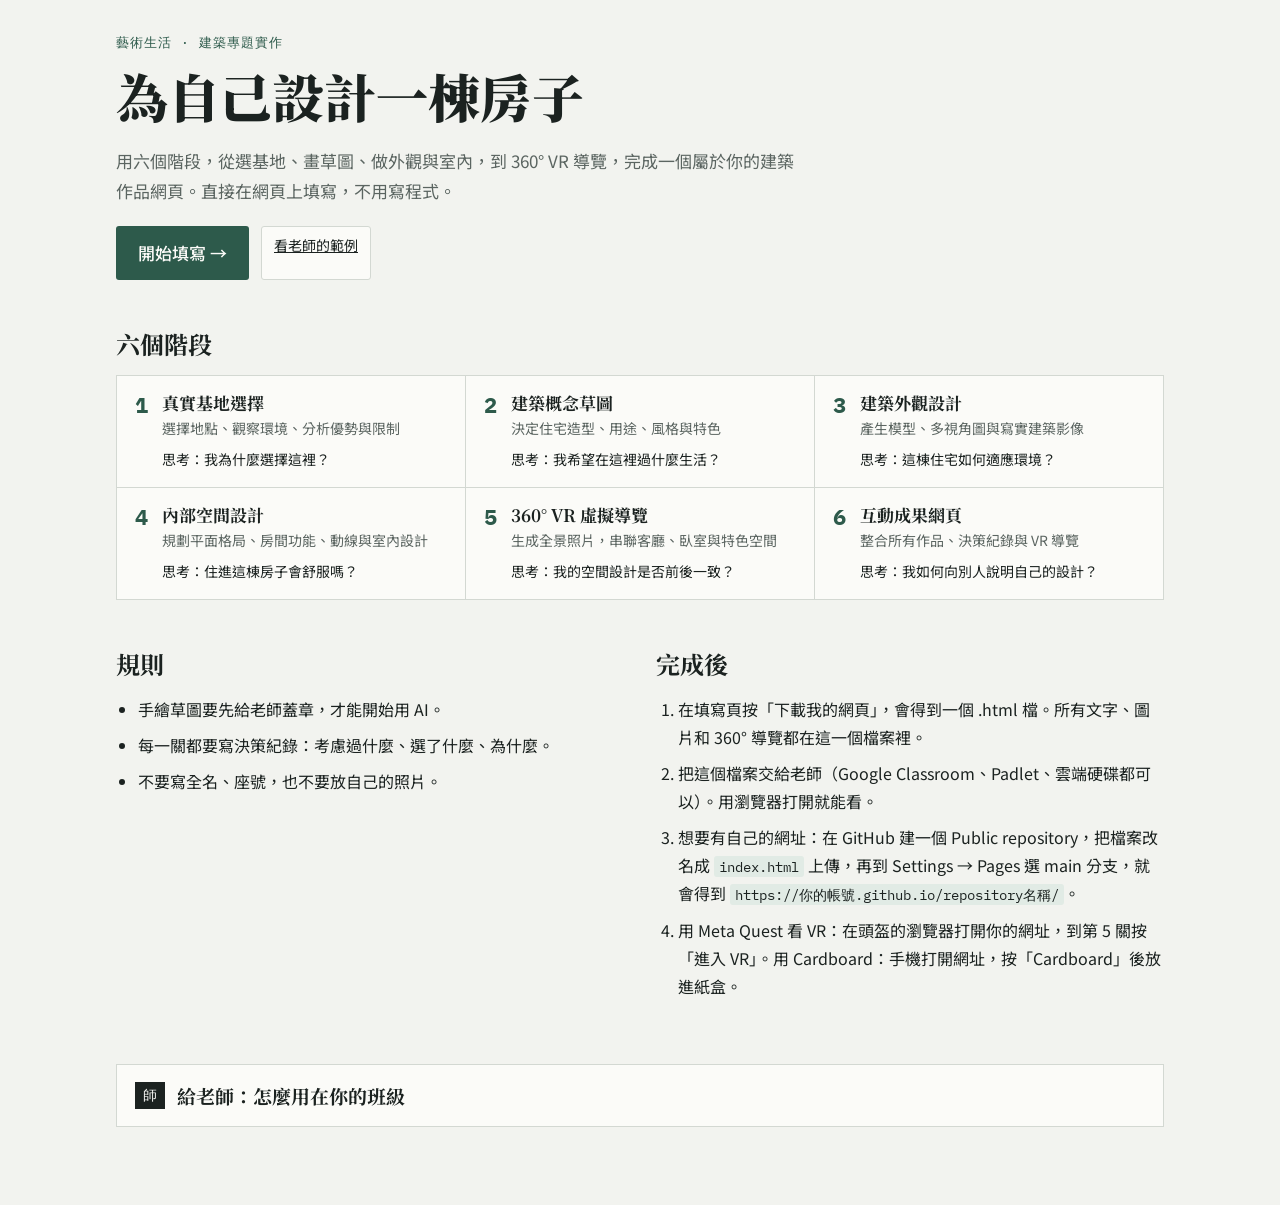
<file: index.html>
<!doctype html>
<html lang="zh-Hant">
<head>
<meta charset="utf-8">
<meta name="viewport" content="width=device-width, initial-scale=1, viewport-fit=cover">
<title>建築專題實作</title>
<link rel="preconnect" href="https://fonts.googleapis.com"><link rel="preconnect" href="https://fonts.gstatic.com" crossorigin>
<link rel="stylesheet" href="https://fonts.googleapis.com/css2?family=Noto+Sans+TC:wght@400;500;700&family=Noto+Serif+TC:wght@500;700;900&family=IBM+Plex+Mono:wght@400;500&display=swap">
<link rel="stylesheet" href="style.css">
</head>
<body class="landing">
<main>
  <header class="home-head">
    <p class="eyebrow" id="course"></p>
    <h1 id="unit"></h1>
    <p class="lead">用六個階段，從選基地、畫草圖、做外觀與室內，到 360° VR 導覽，完成一個屬於你的建築作品網頁。直接在網頁上填寫，不用寫程式。</p>
    <p style="display:flex;gap:12px;flex-wrap:wrap;margin-top:20px"><a class="btn" href="edit.html">開始填寫 →</a><a class="btn-s" id="example-link" href="#" target="_blank" rel="noopener" hidden>看老師的範例</a></p>
  </header>
  <section class="home-sec"><h2>六個階段</h2><ol class="stages" id="stages"></ol></section>
  <section class="home-sec two">
    <div><h2>規則</h2><ul id="rules" class="steps"></ul></div>
    <div><h2>完成後</h2><ol class="steps">
      <li>在填寫頁按「下載我的網頁」，會得到一個 .html 檔。所有文字、圖片和 360° 導覽都在這一個檔案裡。</li>
      <li>把這個檔案交給老師（Google Classroom、Padlet、雲端硬碟都可以）。用瀏覽器打開就能看。</li>
      <li>想要有自己的網址：在 GitHub 建一個 Public repository，把檔案改名成 <code>index.html</code> 上傳，再到 Settings → Pages 選 main 分支，就會得到 <code>https://你的帳號.github.io/repository名稱/</code>。</li>
      <li>用 Meta Quest 看 VR：在頭盔的瀏覽器打開你的網址，到第 5 關按「進入 VR」。用 Cardboard：手機打開網址，按「Cardboard」後放進紙盒。</li>
    </ol></div>
  </section>
  <section class="home-sec" id="teachers">
    <details class="card-f"><summary><b>師</b>給老師：怎麼用在你的班級</summary><div class="body">
      <ol class="steps">
        <li>到這個範本的 GitHub 頁面，按綠色的「Use this template」→「Create a new repository」，名稱自訂，選 Public。</li>
        <li>在新的 repository 點 <code>config.js</code> → 鉛筆圖示，改成你的課程名稱、範例網址、透鏡、規則和繳交方式。六個階段的題目和提示也都在這個檔案裡，可以改字、增減欄位或刪掉某一關。</li>
        <li>Settings → Pages → Deploy from a branch → <code>main</code>、<code>/ (root)</code> → Save。一兩分鐘後就有網址，把 <code>網址/edit.html</code> 發給學生。</li>
        <li>學生不需要 GitHub 帳號。資料存在學生自己的瀏覽器裡，不會傳到任何伺服器，所以老師也看不到學生的草稿，只會收到學生下載後交上來的檔案。</li>
        <li>提醒學生：換電腦前要先下載，回家再用「載入」打開那個檔案繼續做。電腦教室如果會清除瀏覽器資料，每節下課前都要下載一次。</li>
      </ol>
      <p class="fine">360° 導覽使用 three.js（MIT 授權），全部檔案都放在 repository 裡，不依賴付費服務。</p>
    </div></details>
  </section>
</main>
<script src="config.js"></script>
<script>
(function(){var C=window.CONFIG,e=function(s){return String(s).replace(/[&<>"]/g,function(c){return{'&':'&amp;','<':'&lt;','>':'&gt;','"':'&quot;'}[c];});};
document.getElementById('course').textContent=C.course;document.getElementById('unit').textContent=C.unitTitle;document.title=C.unitTitle;
document.getElementById('stages').innerHTML=C.stages.map(function(s,i){return '<li><b>'+(i+1)+'</b><div><h3>'+e(s.name)+'</h3><p>'+e(s.task)+'</p><p class="qq">思考：'+e(s.q)+'</p></div></li>';}).join('');
document.getElementById('rules').innerHTML=C.rules.map(function(r){return '<li>'+e(r)+'</li>';}).join('');
if(C.exampleUrl){var a=document.getElementById('example-link');a.href=C.exampleUrl;a.hidden=false;}})();
</script>
</body>
</html>
</file>
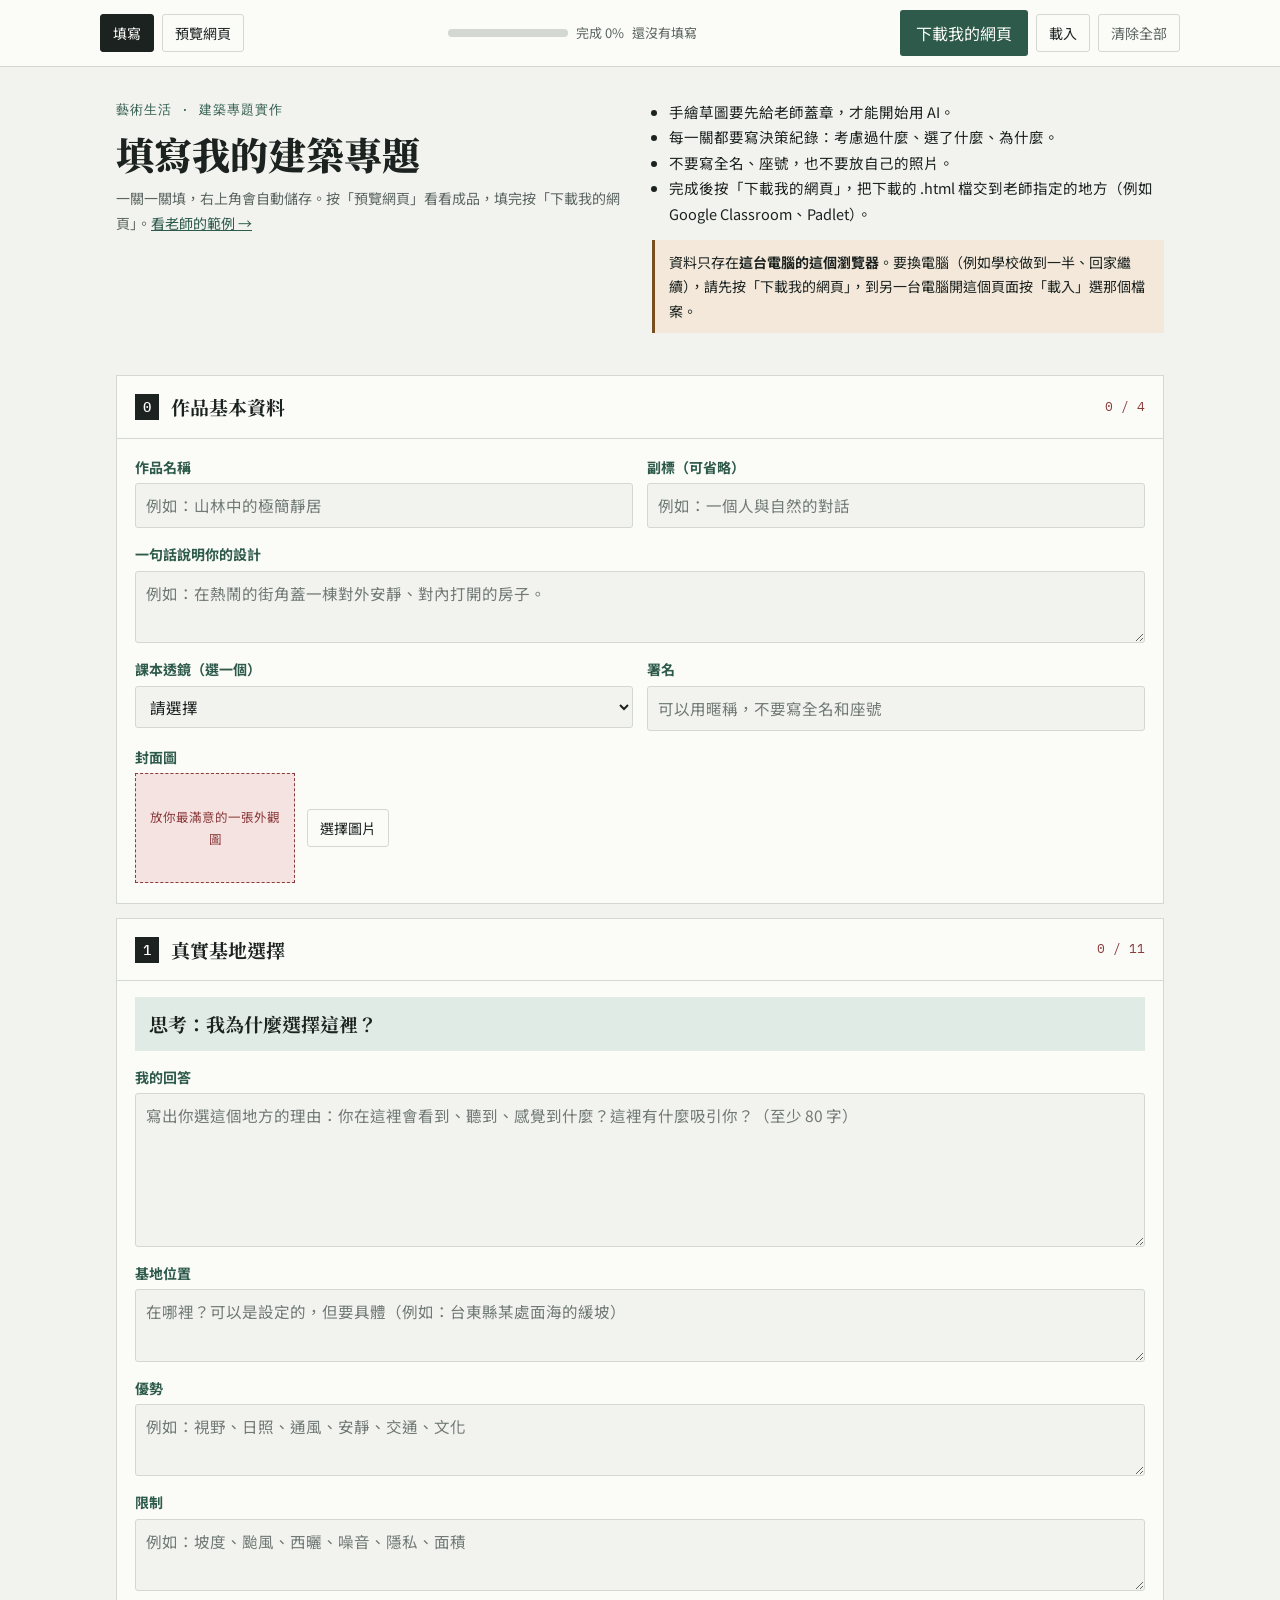
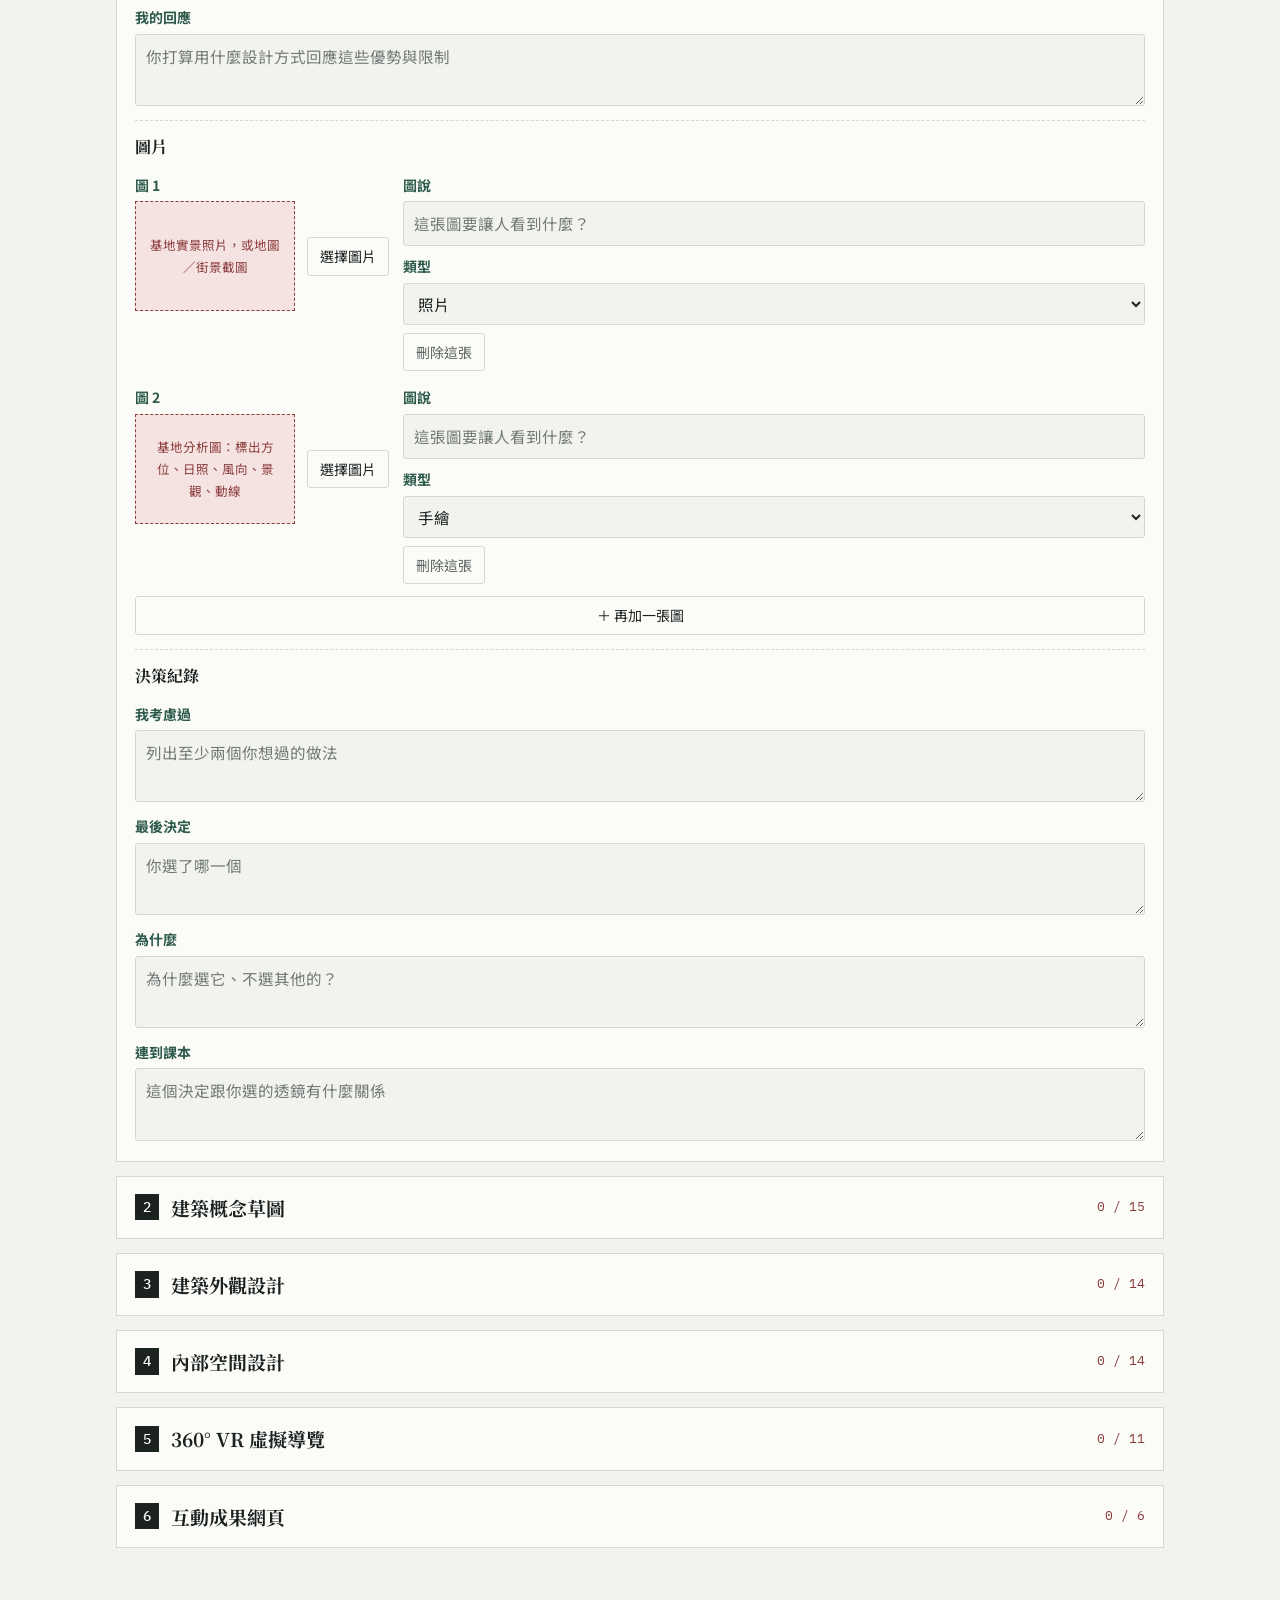
<file: edit.html>
<!doctype html>
<html lang="zh-Hant">
<head>
<meta charset="utf-8">
<meta name="viewport" content="width=device-width, initial-scale=1, viewport-fit=cover">
<title>填寫我的建築專題</title>
<link rel="preconnect" href="https://fonts.googleapis.com"><link rel="preconnect" href="https://fonts.gstatic.com" crossorigin>
<link rel="stylesheet" href="https://fonts.googleapis.com/css2?family=Noto+Sans+TC:wght@400;500;700&family=Noto+Serif+TC:wght@500;700;900&family=IBM+Plex+Mono:wght@400;500&display=swap">
<link rel="stylesheet" href="style.css">
</head>
<body>
<div class="ed-top topbar-ed"><div class="row">
  <div class="grp tabs"><button type="button" data-tab="form" class="on">填寫</button><button type="button" data-tab="preview">預覽網頁</button></div>
  <div class="grp"><div class="pg"><div class="prog-bar"><span id="pg-bar" style="width:0"></span></div><span id="pg-text">完成 0%</span></div><span id="save-status"></span></div>
  <div class="grp"><button type="button" class="btn" id="btn-download">下載我的網頁</button><label class="btn-s">載入<input type="file" id="file-load" accept=".html,.htm,.json,text/html,application/json" hidden></label><button type="button" class="btn-s ghost" id="btn-reset">清除全部</button></div>
</div></div>
<main>
  <section class="intro">
    <div><p class="eyebrow" id="course"></p><h1 style="font-size:clamp(26px,5vw,38px);font-weight:900;margin-bottom:8px">填寫我的建築專題</h1>
      <p class="fine" style="margin:0">一關一關填，右上角會自動儲存。按「預覽網頁」看看成品，填完按「下載我的網頁」。<a id="example-link" href="#" target="_blank" rel="noopener" hidden>看老師的範例 →</a></p></div>
    <div><ul id="rules"></ul><p class="warn">資料只存在<b>這台電腦的這個瀏覽器</b>。要換電腦（例如學校做到一半、回家繼續），請先按「下載我的網頁」，到另一台電腦開這個頁面按「載入」選那個檔案。</p></div>
  </section>
  <div id="form"></div>
  <div id="preview" hidden></div>
</main>
<div class="lightbox" id="lightbox" hidden><button class="lb-close" type="button" aria-label="關閉">×</button><img alt=""></div>
<div class="toast" id="toast" hidden></div>
<script src="config.js"></script>
<script src="vendor/three.min.js"></script>
<script src="core.js"></script>
<script src="editor.js"></script>
</body>
</html>
</file>
<file: style.css>
/* 版面概念：像一套建築圖紙，每一關是一張有「圖號」標題欄的圖，主色取自松林的深綠與清水混凝土灰 */
:root{
  --paper:#f2f3ef; --sheet:#fbfbf8; --ink:#1b2220; --muted:#5b6561; --line:#d3d8d2;
  --pine:#2d5a4b; --pine-soft:#e1ebe5; --concrete:#8b908c;
  --hand:#7a4f1f; --hand-bg:#f3e8d9; --ai:#2f4f7a; --ai-bg:#e2e9f3; --ph:#8a3b3b; --ph-bg:#f5e3e1; --txt:#3d5a2d; --txt-bg:#e5eedb;
  --f-display:"Noto Serif TC","Songti TC","PMingLiU",serif;
  --f-body:"Noto Sans TC","PingFang TC","Microsoft JhengHei",system-ui,sans-serif;
  --f-mono:"IBM Plex Mono",ui-monospace,Menlo,monospace;
}
@media (prefers-color-scheme:dark){:root:not([data-theme="light"]){
  --paper:#131715; --sheet:#1a1f1d; --ink:#e4e8e3; --muted:#a2aba6; --line:#323a36;
  --pine:#86bba7; --pine-soft:#1f2e28; --concrete:#7d837f;
  --hand:#e2b47e; --hand-bg:#3a2c1c; --ai:#9dbbe6; --ai-bg:#1f2a3a; --ph:#eba3a3; --ph-bg:#3a2222; --txt:#b5d39c; --txt-bg:#25321d; color-scheme:dark}}
:root[data-theme="dark"]{
  --paper:#131715; --sheet:#1a1f1d; --ink:#e4e8e3; --muted:#a2aba6; --line:#323a36;
  --pine:#86bba7; --pine-soft:#1f2e28; --concrete:#7d837f;
  --hand:#e2b47e; --hand-bg:#3a2c1c; --ai:#9dbbe6; --ai-bg:#1f2a3a; --ph:#eba3a3; --ph-bg:#3a2222; --txt:#b5d39c; --txt-bg:#25321d; color-scheme:dark}

*{box-sizing:border-box}
[hidden]{display:none!important}
html{scroll-behavior:smooth;scroll-padding-top:calc(var(--tb,49px) + 64px)}
@media (prefers-reduced-motion:reduce){html{scroll-behavior:auto}}
body{margin:0;background:var(--paper);color:var(--ink);font:16px/1.75 var(--f-body);-webkit-font-smoothing:antialiased}
img{max-width:100%;display:block}
a{color:var(--pine)}
a:focus-visible,button:focus-visible{outline:2px solid var(--pine);outline-offset:3px}
h1,h2,h3{font-family:var(--f-display);text-wrap:balance;line-height:1.3;margin:0}
code{font-family:var(--f-mono);font-size:.9em;background:var(--pine-soft);padding:1px 5px;border-radius:3px}
.skip{position:absolute;left:-999px}.skip:focus{left:16px;top:8px;z-index:50;background:var(--sheet);padding:6px 10px}

body::before{content:"";position:fixed;inset:0 0 auto;height:env(safe-area-inset-top,0px);z-index:10;background:var(--sheet)}
.topbar{position:sticky;top:env(safe-area-inset-top,0px);z-index:9;background:var(--sheet);border-bottom:1px solid var(--line);
  display:flex;gap:16px;align-items:center;justify-content:space-between;flex-wrap:wrap;
  padding-block:10px;padding-left:max(16px,env(safe-area-inset-left,0px));padding-right:max(16px,env(safe-area-inset-right,0px))}
.brand{font-family:var(--f-display);font-weight:700;color:var(--ink);text-decoration:none;letter-spacing:.04em}
.topbar nav{display:flex;gap:14px;flex-wrap:wrap;font-size:14px}
.topbar nav a{text-decoration:none;color:var(--muted)}.topbar nav a:hover{color:var(--pine)}

main{max-width:1080px;margin:0 auto;padding-block:32px 64px;padding-left:max(16px,env(safe-area-inset-left,0px));padding-right:max(16px,env(safe-area-inset-right,0px))}
.eyebrow{font-family:var(--f-mono);font-size:12.5px;letter-spacing:.08em;color:var(--pine);margin:0 0 8px}
.lead{max-width:40em;color:var(--muted);font-size:17px}

/* 首頁 */
.home-head h1{font-size:clamp(32px,6vw,52px);font-weight:900;margin-bottom:12px}
.cards{display:grid;grid-template-columns:repeat(auto-fit,minmax(min(100%,420px),1fr));gap:20px;margin:32px 0 48px}
.card{display:flex;flex-direction:column;background:var(--sheet);border:1px solid var(--line);text-decoration:none;color:var(--ink);overflow:hidden;transition:border-color .2s}
.card:hover{border-color:var(--pine)}
.card img{aspect-ratio:16/8;object-fit:cover;width:100%}
.card>div{padding:18px 20px 20px;display:flex;flex-direction:column;gap:6px}
.card h3{font-size:24px}.card p{margin:0;color:var(--muted)}
.card .go{margin-top:6px;color:var(--pine);font-weight:500}
.home-sec{margin-top:48px}.home-sec h2{font-size:24px;margin-bottom:16px}
.home-sec.two{display:grid;grid-template-columns:repeat(auto-fit,minmax(min(100%,400px),1fr));gap:32px}
.stages{list-style:none;padding:0;margin:0;display:grid;grid-template-columns:repeat(auto-fit,minmax(min(100%,300px),1fr));gap:1px;background:var(--line);border:1px solid var(--line)}
.stages li{background:var(--sheet);padding:16px 18px;display:flex;gap:14px}
.stages b{font-family:var(--f-mono);font-size:22px;color:var(--pine);line-height:1.2}
.stages h3{font-size:17px;margin-bottom:2px}.stages p{margin:0;font-size:14px;color:var(--muted)}
.stages .qq{color:var(--ink);margin-top:6px}
.steps{padding-left:1.4em;max-width:46em}.steps li{margin-bottom:8px}
.fine{font-size:14px;color:var(--muted);max-width:46em}
.site-foot{margin-top:56px;padding-top:16px;border-top:1px solid var(--line);font-size:13px;color:var(--muted)}

/* 標籤 */
.tag{display:inline-block;font-family:var(--f-body);font-size:11.5px;font-weight:500;letter-spacing:.04em;padding:1px 8px;border-radius:2px;margin-right:8px;vertical-align:1px;white-space:nowrap}
.tag-hand{color:var(--hand);background:var(--hand-bg)}.tag-ai{color:var(--ai);background:var(--ai-bg)}
.tag-ph{color:var(--ph);background:var(--ph-bg)}.tag-text{color:var(--txt);background:var(--txt-bg)}

/* 對照表 */
.kv{margin:0;display:grid;gap:0;border-top:1px solid var(--line)}
.kv>div{display:grid;grid-template-columns:8.5em 1fr;gap:12px;padding:9px 0;border-bottom:1px solid var(--line)}
.kv dt{font-weight:700;font-size:14.5px;color:var(--pine)}.kv dd{margin:0;min-width:0}
@media (max-width:520px){.kv>div{grid-template-columns:1fr;gap:2px}}

/* 範例頁 */
.back{font-size:14px;text-decoration:none}
.ex-head{margin-bottom:24px}.ex-head h1{font-size:clamp(34px,7vw,60px);font-weight:900;margin-top:8px}
.ex-head h1 small{display:block;font-size:.38em;font-weight:500;color:var(--muted);margin-top:6px;letter-spacing:.1em}
.oneline{font-size:18px;max-width:36em;margin:14px 0 22px}
.ex-cover{width:100%;height:auto;aspect-ratio:21/9;object-fit:cover;border:1px solid var(--line)}
.stage-nav{position:sticky;top:calc(env(safe-area-inset-top,0px) + var(--tb,49px));z-index:5;background:var(--paper);display:flex;gap:4px;overflow-x:auto;padding-block:10px;border-bottom:1px solid var(--line);margin-bottom:8px;scrollbar-width:thin}
.stage-nav a{flex:0 0 auto;text-decoration:none;color:var(--ink);font-size:14px;padding:5px 10px;border:1px solid var(--line);background:var(--sheet)}
.stage-nav a b{font-family:var(--f-mono);color:var(--pine);margin-right:6px}
.stage-nav a:hover{border-color:var(--pine)}
.stage{background:var(--sheet);border:1px solid var(--line);margin-top:28px;padding:0 clamp(16px,3vw,32px) 28px;display:flex;flex-direction:column;gap:20px}
.titleblock{display:flex;flex-wrap:wrap;align-items:baseline;gap:6px 18px;border-bottom:2px solid var(--ink);padding:18px 0 12px;margin:0}
.titleblock .no{font-family:var(--f-mono);font-size:13px;letter-spacing:.06em;color:var(--sheet);background:var(--ink);padding:2px 8px}
.titleblock h2{font-size:clamp(22px,3.4vw,30px)}
.titleblock .task{font-size:14px;color:var(--muted);flex-basis:100%}
.q{display:flex;gap:14px;align-items:baseline;background:var(--pine-soft);padding:12px 16px}
.q span{font-family:var(--f-mono);font-size:12px;color:var(--pine);white-space:nowrap}
.q p{margin:0;font-family:var(--f-display);font-size:20px;font-weight:700}
.answer{max-width:44em}.answer p{margin:.5em 0 0}
.rule{margin:0;font-size:14.5px;padding:10px 14px;border-left:3px solid var(--hand);background:var(--hand-bg);color:var(--ink)}
.figs{display:grid;grid-template-columns:repeat(auto-fill,minmax(min(100%,300px),1fr));gap:18px}
.fig{margin:0;min-width:0}.fig.wide{grid-column:1/-1}
.fig .zoom{display:block;width:100%;padding:0;border:1px solid var(--line);background:var(--paper);cursor:zoom-in}
.fig img{width:100%;height:auto;margin-inline:auto}
.fig figcaption{font-size:13.5px;color:var(--muted);margin-top:6px;line-height:1.55}
.ph-box{border:1.5px dashed var(--ph);min-height:180px;display:grid;place-items:center;padding:20px;text-align:center;color:var(--ph);font-size:14.5px;
  background:repeating-linear-gradient(45deg,transparent 0 10px,var(--ph-bg) 10px 11px)}
.record{border:1px solid var(--line);padding:14px 18px 6px}
.record h3{font-size:16px;margin-bottom:8px}.record p{margin:0 0 10px}
.ai-rec{border-style:dashed}
.pano-wrap{display:flex;flex-direction:column;gap:8px}
.pano{width:100%;height:clamp(280px,55vw,460px);background:var(--ink)}
.pano-note{margin:0;font-size:13.5px;color:var(--muted)}
.ex-foot{margin-top:32px}

/* 放大圖 */
.lightbox{position:fixed;inset:0;z-index:60;background:rgba(10,12,11,.92);display:grid;place-items:center;
  padding:calc(env(safe-area-inset-top,0px) + 48px) max(16px,env(safe-area-inset-right,0px)) calc(env(safe-area-inset-bottom,0px) + 16px) max(16px,env(safe-area-inset-left,0px))}
.lightbox img{max-height:100%;max-width:100%;object-fit:contain}
.lb-close{position:absolute;top:calc(env(safe-area-inset-top,0px) + 8px);right:max(12px,env(safe-area-inset-right,0px));font-size:30px;line-height:1;background:none;border:0;color:#fff;cursor:pointer;padding:4px 10px}
.pnlm-hotspot-base.pnlm-scene{filter:drop-shadow(0 0 3px rgba(0,0,0,.6))}
.vr-cta{display:flex;flex-wrap:wrap;gap:10px}
.btn{display:inline-block;background:var(--pine);color:var(--sheet);text-decoration:none;font-weight:500;padding:9px 16px;border-radius:3px}
.btn:hover{filter:brightness(1.1)}
.steps ul{padding-left:1.2em;margin:.3em 0}
/* 範本專用 */
.todo{border:1.5px dashed var(--ph);background:var(--ph-bg);color:var(--ink);padding:12px 16px;font-size:15px;max-width:44em}
.todo-tag{display:inline-block;font-size:12px;font-weight:700;color:var(--ph);margin-right:10px;letter-spacing:.06em}
.todo-inline{color:var(--ph);font-size:14.5px}
.kv dd p{margin:0}.kv dd p+p{margin-top:.4em}
.cover-ph{min-height:200px}
.prog{margin-top:18px;max-width:44em}.prog p{margin:6px 0 0;font-size:14px;color:var(--muted)}
.prog-bar{height:8px;background:var(--line);border-radius:4px;overflow:hidden}.prog-bar span{display:block;height:100%;background:var(--pine)}
.stage-nav i{font-style:normal;font-family:var(--f-mono);font-size:12px;color:var(--ph);margin-left:4px}.stage-nav i.ok{color:var(--pine)}
.err{border:2px solid var(--ph);padding:20px;background:var(--ph-bg)}
.guide{margin-top:56px;border-top:2px solid var(--ink);padding-top:8px}
.ex-head .todo{margin-bottom:10px}
.tag-photo{color:var(--muted);background:var(--line)}
body.final{--tb:0px}
/* 360° 導覽 */
.tourbox{position:relative;width:100%;height:clamp(300px,58vw,520px);background:#121614;color:#e8ece9;overflow:hidden;font-family:var(--f-body)}
.tourbox:fullscreen{height:100%}
.tourbox:-webkit-full-screen{height:100%}
.t-stage{position:absolute;inset:0;touch-action:none;cursor:grab}.t-stage canvas{display:block}
.tourbox.picking .t-stage{cursor:crosshair}
.t-top{position:absolute;top:0;left:0;right:0;display:flex;gap:12px;align-items:center;padding:8px 12px;background:rgba(18,22,20,.75);font-size:14px;pointer-events:none}
.t-name{font-weight:700}.t-angle{font-family:var(--f-mono);margin-left:auto}
.t-bar{position:absolute;bottom:0;left:0;right:0;display:flex;flex-wrap:wrap;gap:6px;justify-content:space-between;padding:8px 10px;background:rgba(18,22,20,.8)}
.t-list,.t-tools{display:flex;flex-wrap:wrap;gap:6px}
.tourbox button{font:inherit;font-size:13px;color:#e8ece9;background:transparent;border:1px solid #3a443f;padding:5px 10px;border-radius:3px;cursor:pointer}
.tourbox button.on{border-color:#86bba7;color:#86bba7}
.tourbox button.primary{background:#86bba7;border-color:#86bba7;color:#102019;font-weight:700}
.t-msg{position:absolute;top:44%;left:50%;transform:translateX(-50%);background:rgba(18,22,20,.9);padding:6px 14px;font-size:14px;border-radius:3px;text-align:center;max-width:90%}
.t-aim{position:absolute;left:50%;top:50%;width:12px;height:12px;margin:-6px 0 0 -6px;border:2px solid #fff;border-radius:50%;pointer-events:none}
.t-exit{position:absolute;left:50%;bottom:12px;transform:translateX(-50%);display:none;background:rgba(18,22,20,.85)!important}
.tourbox.cardboard .t-exit{display:block}
.tourbox.cardboard .t-bar,.tourbox.cardboard .t-top,.tourbox.cardboard .t-aim{display:none}
.tourbox.cardboard::after{content:"";position:absolute;left:50%;top:0;bottom:0;width:2px;margin-left:-1px;background:#000}

/* 填寫頁 */
.ed-top{position:sticky;top:env(safe-area-inset-top,0px);z-index:9;background:var(--sheet);border-bottom:1px solid var(--line);
  padding-block:10px;padding-left:max(16px,env(safe-area-inset-left,0px));padding-right:max(16px,env(safe-area-inset-right,0px))}
.ed-top .row{max-width:1080px;margin:0 auto;display:flex;flex-wrap:wrap;gap:10px 16px;align-items:center;justify-content:space-between}
.ed-top .grp{display:flex;flex-wrap:wrap;gap:8px;align-items:center}
.tabs button,.btn-s{font:inherit;font-size:14px;color:var(--ink);background:var(--sheet);border:1px solid var(--line);padding:6px 12px;border-radius:3px;cursor:pointer;display:inline-block}
.tabs button.on{background:var(--ink);color:var(--sheet);border-color:var(--ink)}
.btn-s:hover{border-color:var(--pine)}.btn-s.ghost{color:var(--muted)}
button.btn{border:0;cursor:pointer;font:inherit}
button.btn:disabled{opacity:.6}
#save-status{font-size:13px;color:var(--muted)}#save-status.bad{color:var(--ph);font-weight:700}
.pg{display:flex;align-items:center;gap:8px;font-size:13px;color:var(--muted)}.pg .prog-bar{width:120px}
.intro{display:grid;grid-template-columns:repeat(auto-fit,minmax(min(100%,380px),1fr));gap:24px;margin-bottom:28px}
.intro ul{margin:0;padding-left:1.2em;font-size:14.5px}
.warn{font-size:14px;background:var(--hand-bg);border-left:3px solid var(--hand);padding:10px 14px}
.card-f{background:var(--sheet);border:1px solid var(--line);margin-bottom:14px}
.card-f summary{cursor:pointer;padding:14px 18px;font-family:var(--f-display);font-weight:700;font-size:19px;display:flex;align-items:center;gap:12px;list-style:none}
.card-f summary::-webkit-details-marker{display:none}
.card-f summary b{font-family:var(--f-mono);font-size:14px;background:var(--ink);color:var(--sheet);padding:1px 8px;font-weight:500}
.card-f summary i{margin-left:auto;font-style:normal;font-family:var(--f-mono);font-size:13px;color:var(--ph);font-weight:400}.card-f summary i.ok{color:var(--pine)}
.card-f[open] summary{border-bottom:1px solid var(--line)}
.card-f .body{padding:16px 18px 20px;display:flex;flex-direction:column;gap:14px}
.f{display:flex;flex-direction:column;gap:4px;min-width:0}
.f-l{font-size:14px;font-weight:700;color:var(--pine)}
.f textarea,.f input[type=text],.f select{font:inherit;font-size:15.5px;color:var(--ink);background:var(--paper);border:1px solid var(--line);border-radius:3px;padding:8px 10px;width:100%;resize:vertical}
.f textarea:focus,.f input:focus,.f select:focus{outline:2px solid var(--pine);outline-offset:0;border-color:var(--pine)}
.f textarea::placeholder,.f input::placeholder{color:var(--muted);opacity:.85}
.grid2{display:grid;grid-template-columns:repeat(auto-fit,minmax(min(100%,280px),1fr));gap:14px}
.qline{margin:0;font-family:var(--f-display);font-size:19px;font-weight:700;background:var(--pine-soft);padding:10px 14px}
.sub{border-top:1px dashed var(--line);padding-top:12px;display:flex;flex-direction:column;gap:12px}
.sub h4{margin:0;font-size:16px;font-family:var(--f-display)}
.sub h5{margin:8px 0 0;font-size:15px}
.slot{display:flex;gap:12px;align-items:center;flex-wrap:wrap}
.slot img{width:160px;height:110px;object-fit:cover;border:1px solid var(--line)}
.slot .empty{width:160px;height:110px;display:grid;place-items:center;text-align:center;font-size:12.5px;color:var(--ph);border:1.5px dashed var(--ph);padding:8px;background:var(--ph-bg)}
.slot-btns{display:flex;gap:8px;flex-wrap:wrap}
.imgs{display:flex;flex-direction:column;gap:14px}
.imgrow{display:grid;grid-template-columns:auto 1fr;gap:14px;align-items:start}
.imgmeta{display:flex;flex-direction:column;gap:8px;align-items:flex-start}.imgmeta .f{width:100%}
@media (max-width:620px){.imgrow{grid-template-columns:1fr}}
.rooms{display:flex;flex-wrap:wrap;gap:10px}
.room{display:flex;flex-direction:column;gap:4px;width:150px;padding:6px;border:1px solid var(--line);background:var(--paper);cursor:pointer;font:inherit;font-size:13.5px;color:var(--ink);text-align:left}
.room img{width:100%;height:70px;object-fit:cover}.room.on{border-color:var(--pine);outline:2px solid var(--pine)}
.room.add{justify-content:center;align-items:center;min-height:100px;color:var(--pine);border-style:dashed}
.room-edit{display:flex;flex-direction:column;gap:12px}
.hotrow{display:flex;flex-wrap:wrap;gap:10px;align-items:flex-end;padding:10px;background:var(--paper);border:1px solid var(--line)}
.hotrow .f{flex:1 1 160px}.pos{font-family:var(--f-mono);font-size:13px;padding:8px 0}
#preview{min-height:50vh}
.toast{position:fixed;z-index:70;left:50%;bottom:calc(env(safe-area-inset-bottom,0px) + 20px);transform:translateX(-50%);max-width:min(560px,calc(100% - 32px));background:var(--ink);color:var(--sheet);padding:10px 16px;border-radius:3px;font-size:14.5px}
.landing .btn{font-size:17px;padding:12px 22px}
</file>
